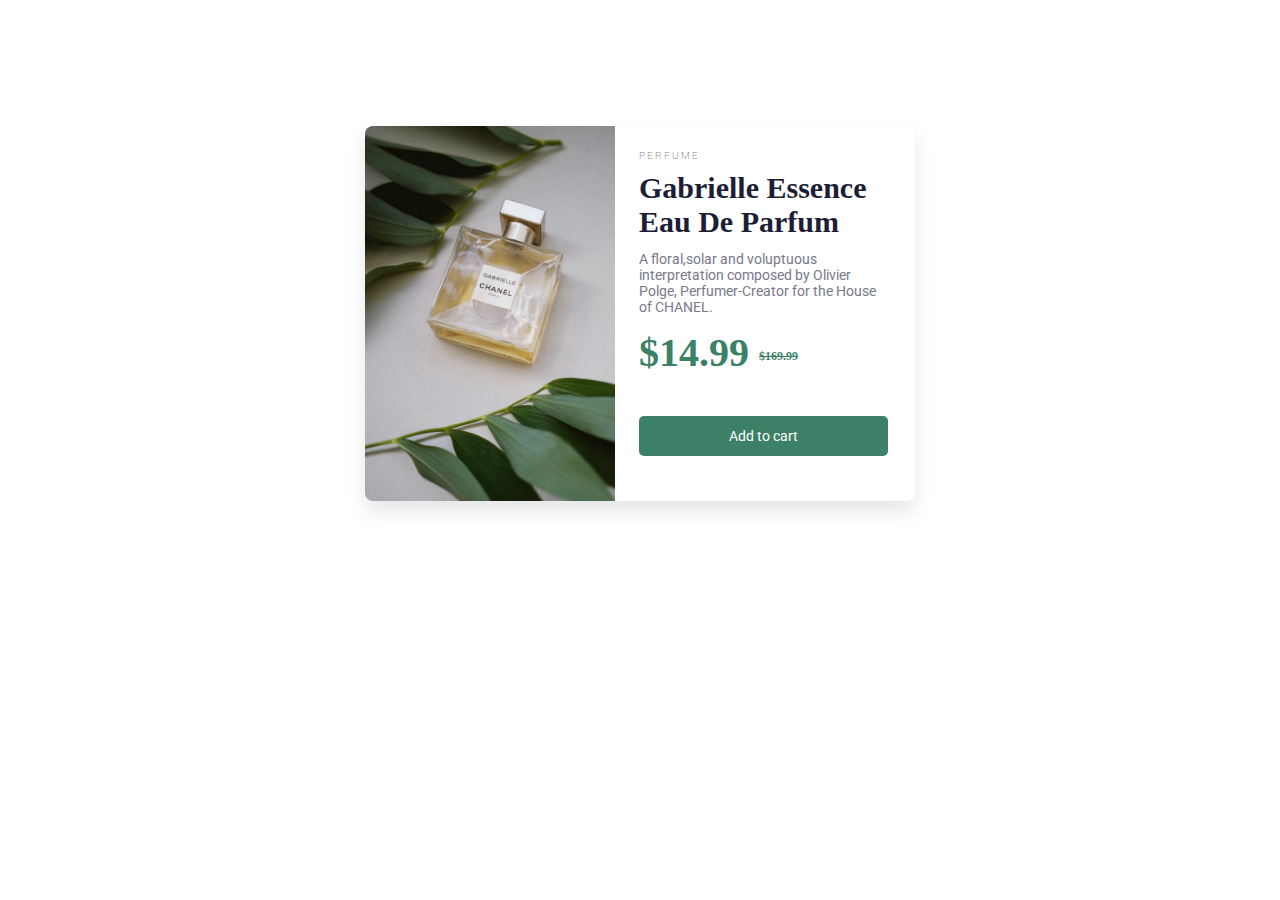
<file: index.html>
<!DOCTYPE html>
<html lang="en">
  <head>
    <meta charset="UTF-8" />
    <meta name="viewport" content="width=device-width, initial-scale=1.0" />
    <title>Perfume</title>
    <link rel="stylesheet" href="index.css" />
    <link rel="preconnect" href="https://fonts.googleapis.com" />
    <link rel="preconnect" href="https://fonts.gstatic.com" crossorigin />
    <link
      href="https://fonts.googleapis.com/css2?family=Roboto&display=swap"
      rel="stylesheet"
    />
  </head>
  <body>
    <div class="card">
      <div class="image-container">
        <img src="image/perfume.jpg" alt="Perfume" class="product-image" />
      </div>
      <div class="content">
        <h4 class="product">P E R F U M E</h4>
        <h2 class="product-name">Gabrielle Essence Eau De Parfum</h2>
        <p class="product-description">
          A floral,solar and voluptuous interpretation composed by Olivier
          Polge, Perfumer-Creator for the House of CHANEL.
        </p>
        <p class="price">$14.99 <s class="sale">$169.99</s></p>
        <a href="#" class="button">Add to cart</a>
      </div>
    </div>
  </body>
</html>
</file>
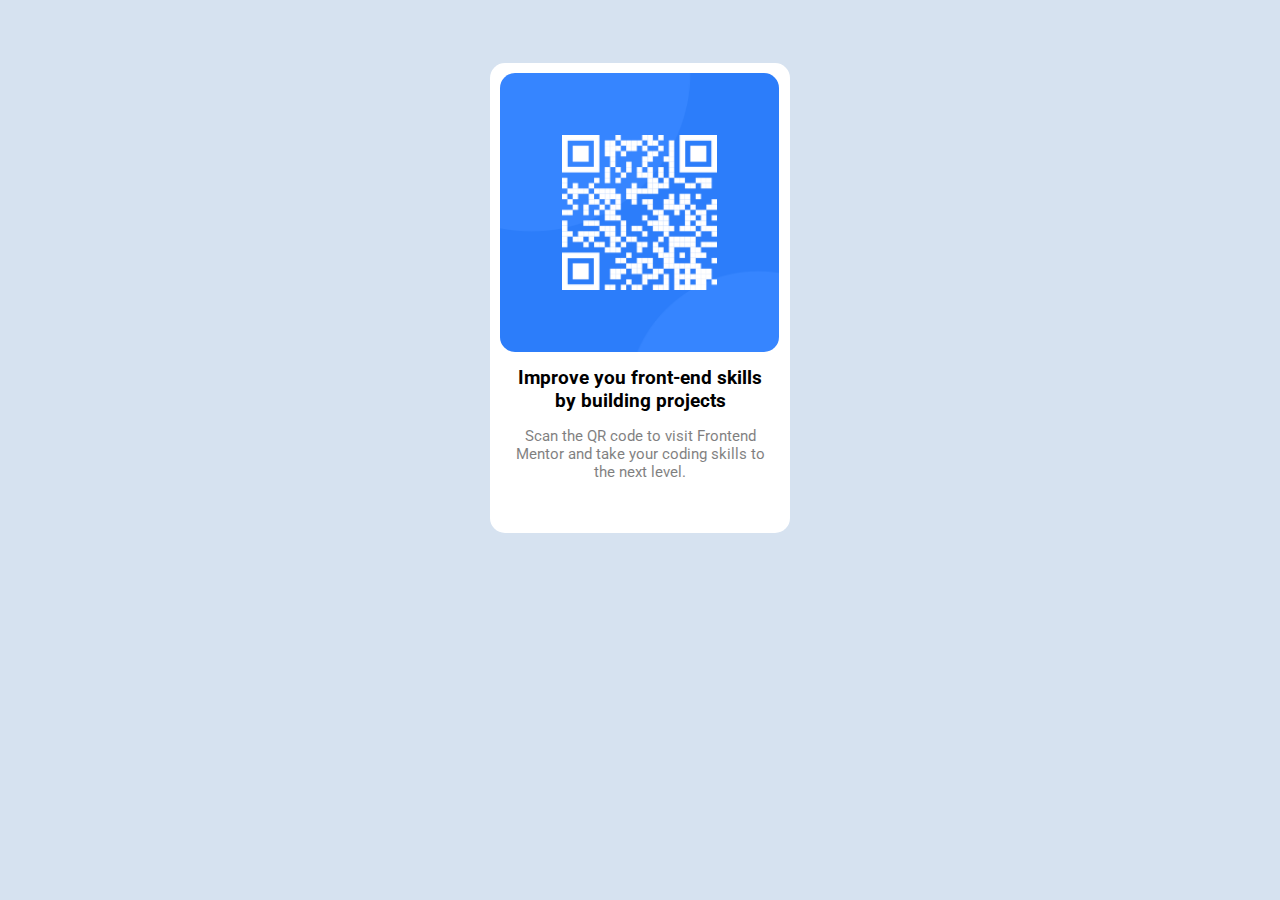
<file: second/index.html>
<!DOCTYPE html>
<html lang="en">
  <head>
    <meta charset="UTF-8" />
    <meta name="viewport" content="width=device-width, initial-scale=1.0" />
    <title>QR code</title>
    <link rel="stylesheet" href="index.css" />
    <link rel="preconnect" href="https://fonts.googleapis.com" />
    <link rel="preconnect" href="https://fonts.gstatic.com" crossorigin />
    <link
      href="https://fonts.googleapis.com/css2?family=Roboto&display=swap"
      rel="stylesheet"
    />
  </head>
  <body>
    <div class="content">
      <div class="qr-code">
        <img src="image/qrCodePic.png" alt="QR CODE PICTURE" />
      </div>
      <div class="text">
        <p class="title">Improve you front-end skills by building projects</p>
        <p class="discription">
          Scan the QR code to visit Frontend Mentor and take your coding skills to the next level.
        </p>
      </div>
    </div>
  </body>
</html>
</file>
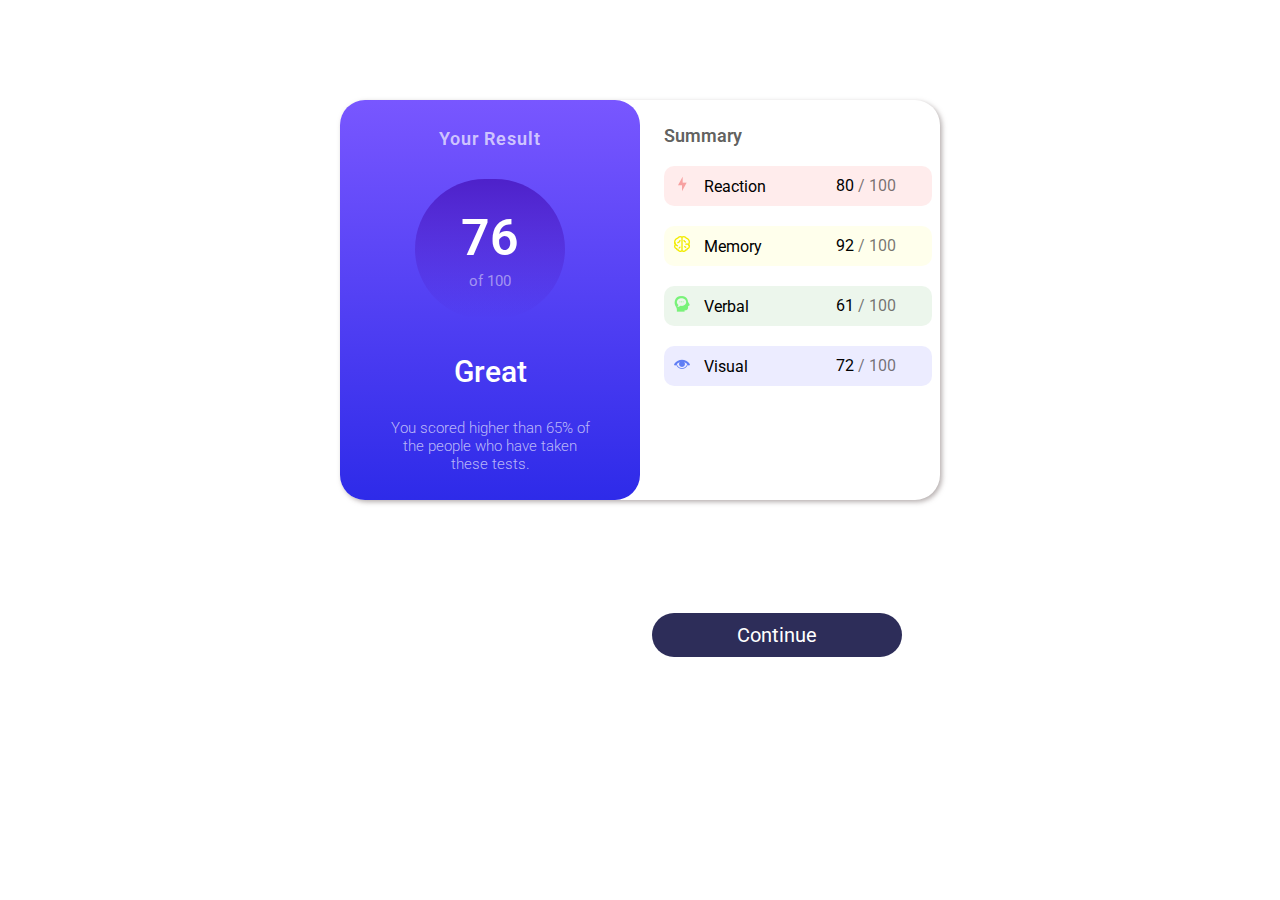
<file: third/index.html>
<!DOCTYPE html>
<html lang="en">
  <head>
    <meta charset="UTF-8" />
    <meta name="viewport" content="width=device-width, initial-scale=1.0" />
    <title>Results summary component</title>
    <link rel="stylesheet" href="index.css" />
    <link rel="preconnect" href="https://fonts.googleapis.com" />
    <link rel="preconnect" href="https://fonts.gstatic.com" crossorigin />
    <link
      href="https://fonts.googleapis.com/css2?family=Roboto&display=swap"
      rel="stylesheet"
    />
  </head>
  <body>
    <div class="container">
      <div class="results">
        <p class="title">Your Result</p>
        <div class="percentage">
          <p class="grade">76</p>
          <p class="over">of 100</p>
        </div>
        <p class="message">Great</p>
        <p class="description">
          You scored higher than 65% of the people who have taken these tests.
        </p>
      </div>
      <div class="summary">
        <p class="summary-title">Summary</p>
        <div class="items reaction">
          <img src="icons/reaction.ico" alt="reaction" />
          <label for="#">Reaction</label>
          <p class="count">80 <span>/ 100</span></p>
        </div>
        <div class="items memory">
          <img src="icons/memory.ico" alt="memory" />
          <label for="#">Memory</label>
          <p class="count">92 <span>/ 100</span></p>
        </div>
        <div class="items verbal">
          <img src="icons/verbal.ico" alt="verbal" />
          <label for="#">Verbal</label>
          <p class="count">61 <span>/ 100</span></p>
        </div>
        <div class="items visual">
          <img src="icons/visual.ico" alt="visual" />
          <label for="#">Visual</label>
          <p class="count">72 <span>/ 100</span></p>
        </div>
        <button class="continue">Continue</button>
      </div>
    </div>
  </body>
</html>
</file>
<file: index.css>
.card {
  display: flex;
  background-color: white;
  border-radius: 8px;
  box-shadow: 0px 10px 20px rgba(0, 0, 0, 0.1);
  max-width: 500px;
  margin: 0 auto;
  margin-top: 10%;
  padding-right: 50px;
}

.image-container {
  flex: 0 0 50%;
  display: flex;
  justify-content: center;
  align-items: center;
  border-top-left-radius: 8px;
  border-bottom-left-radius: 8px;
  overflow: hidden;
}

.product-image {
  width: 100%;
  height: 100%;
}

.content {
  flex: 0 0 50%;
  padding: 24px;
}

.product{
  margin-top: 0px;
  margin-bottom: 0px;
  font-family: 'Roboto', sans-serif;
  font-weight: 100;
  font-size: 10px;
}
.product-name {
  font-weight: 700;
  color: hsl(238, 29%, 16%);
  margin-bottom: 12px;
  margin-top: 10px;
  font-size: 30px;
}

.product-description {
  font-family: 'Roboto', sans-serif;
  color: hsl(240, 6%, 50%);
  font-size: 14px;
  margin-bottom: none;
  margin-top: 10px;
}

.price{
  margin-top: 10px;
  font-size: 40px;
  font-weight: bold;
  color: hsl(158, 37%, 37%);
}
.sale{
  font-size: 12px;
}
.sale,.price{
  vertical-align: middle;
}
.button {
  display: inline-block;
  background-color: hsl(158, 36%, 37%);
  color: white;
  text-decoration: none;
  padding: 12px 90px;
  font-size: 14px;
  border-radius: 5px;
  font-family:'Roboto', sans-serif ;
}

.button:hover {
  background-color: hsl(212, 21%, 14%);
}
</file>
<file: second/index.css>
body {
  background-color: hsl(212, 45%, 89%);
}

.content {
  margin: auto;
  margin-top: 5%;
  max-width: 300px;
  height: 470px;
  background-color: white;
  border-radius: 15px;
}

.qr-code img{
  border-radius: 15px;
  max-width: 93%;
  margin: 10px 10px 0px 10px;
}

.title {
  display: block;
  justify-content: center;
  text-align:center;
  font-size: 19px;
  font-weight:700;
  font-family: Roboto;
  margin-top: 10px;
  margin-bottom: 0px;
  padding-left: 25px;
  padding-right: 25px;
}
.discription{
  display: block;
  justify-content: center;
  text-align:center;
  opacity: 0.5;
  font-size: 15px;
  font-family: Roboto;
  padding-left: 25px;
  padding-right: 25px;
}
</file>
<file: third/index.css>
.container {
  margin: auto;
  margin-top: 100px;
  max-width: 600px;
  height: 400px;
  box-shadow: 2px 2px 5px #978d8db6;
  border-radius: 25px;
}

.results {
  display: inline-block;
  width: 50%;
  height: 97.5%;
  background: linear-gradient(to bottom, hsl(252, 100%, 67%), hsl(241, 81%, 54%));
  border-radius: 25px;
  font-family: Hanken Grotesk, Roboto, sans-serif;
  font-weight: 600;
  font-size: 18px;
  text-align: center;
  padding-top: 10px;
}

.results .title {
  color: rgba(255, 255, 255, 0.678);
  letter-spacing: 1px;
  margin-bottom: 0px;
}

.percentage {
  font-family: Hanken Grotesk, Roboto, sans-serif;
  width: 150px;
  height: 140px;
  border-radius: 70px;
  margin-left: 25%;
  margin-top: 10%;
  background: linear-gradient(to bottom, hsla(256, 72%, 46%, 1), hsla(241, 72%, 46%, 0));
}

.grade {
  font-family: Hanken Grotesk, Roboto, sans-serif;
  font-size: 50px;
  margin: 0px;
  padding-top: 20%;
  color: white;
}

.over {
  font-family: Hanken Grotesk, Roboto, sans-serif;
  margin-top: 5px;
  font-size: 15px;
  font-weight: 400;
  color: rgba(253, 250, 250, 0.479);
}

.message {
  font-family: Roboto, sans-serif;
  font-weight: 500;
  font-size: 30px;
  color: white;
  margin-top: 35px;
}

.description {
  font-family: Roboto;
  font-size: 15px;
  font-weight: 300;
  margin-top: 25px;
  margin-left: 15%;
  margin-right: 15%;
  color: rgba(255, 255, 255, 0.664);
}

.summary {
  display: inline-table;
  width: 48%;
  height: 100%;
  background-color: transparent;
}

.results,
.summary {
  vertical-align: top;
}

.summary-title {
  margin-left: 20px;
  margin-top: 25px;
  font-size: 18px;
  font-family: Roboto;
  font-weight: 600;
  color: rgba(39, 38, 36, 0.747);
}

.items {
  margin-left: 20px;
  margin-top: 20px;
  padding: 10px 5px 10px 5px;
  border-radius: 10px;
}

img {
  display: inline-block;
  top: 50%;
  bottom: 50%;
  margin-left: 5px;
}

label {
  margin-left: 10px;
  font-family: Roboto;
}

.count {
  display: inline-block;
  margin-top: 0%;
  margin-bottom: 0%;
  margin-left: 35%;
  position: absolute;
  font-family: Roboto;
  right: 30%;
  text-align: end;
}

span {
  font-family: Roboto;
  color: rgba(68, 63, 63, 0.719);
}

.reaction{
  background-color: rgba(255, 0, 0, 0.075);
}
.memory{
  background-color: rgba(255, 255, 0, 0.075);
}
.verbal{
  background-color: rgba(0, 128, 0, 0.075);
}
.visual{
  background-color: rgba(1, 5, 250, 0.075);
}

.continue{
  font-size: 20px;
  font-family: Roboto;
  border-radius: 25px;
  width: 250px;
  padding-top: 10px;
  padding-bottom: 10px;
  position: absolute;
  bottom: 27%;
  right: 29.5%;
  border:none;
  color: white;
  background-color: hsla(240, 61%, 16%, 0.877);
  cursor: pointer;
}
</file>
